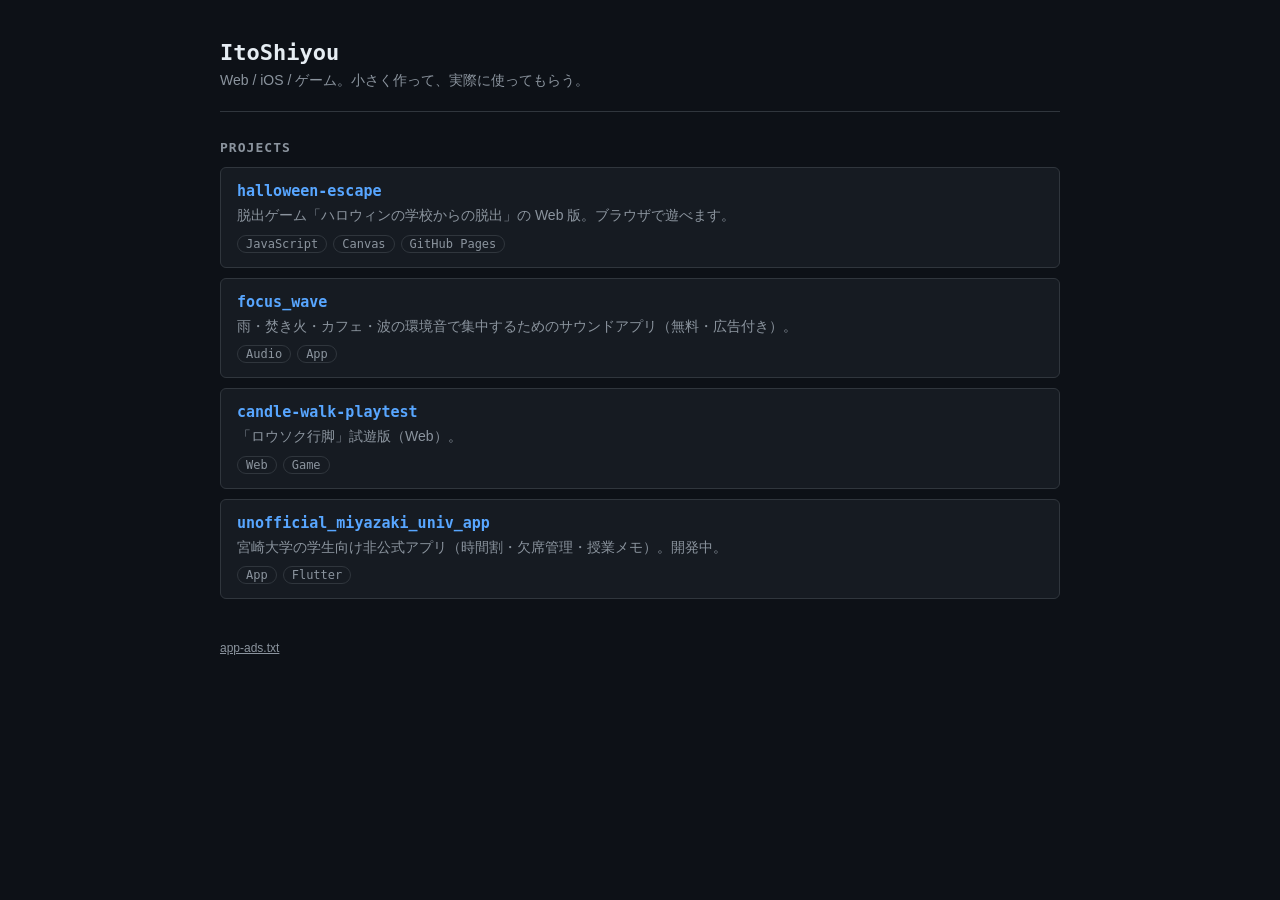
<file: index.html>
<!doctype html>
<html lang="ja">
<head>
<meta charset="utf-8">
<meta name="viewport" content="width=device-width, initial-scale=1">
<meta name="description" content="ItoShiyou のプロジェクト一覧。Web アプリ・ゲーム・ツール。">
<script async src="https://pagead2.googlesyndication.com/pagead/js/adsbygoogle.js?client=ca-pub-7288550090197475" crossorigin="anonymous"></script>
<title>ItoShiyou</title>
<style>
  :root { --bg:#0d1117; --panel:#161b22; --line:#30363d; --text:#e6edf3; --muted:#8b949e; --link:#58a6ff; }
  * { box-sizing:border-box; margin:0; padding:0; }
  body { background:var(--bg); color:var(--text); font:14px/1.6 -apple-system, "Hiragino Sans", "Noto Sans JP", sans-serif; }
  main { max-width:880px; margin:0 auto; padding:40px 20px 64px; }
  header { border-bottom:1px solid var(--line); padding-bottom:20px; margin-bottom:28px; }
  .handle { font:600 22px ui-monospace, SFMono-Regular, Menlo, monospace; }
  .sub { color:var(--muted); margin-top:4px; }
  h2 { font:600 13px ui-monospace, SFMono-Regular, Menlo, monospace; color:var(--muted); text-transform:uppercase; letter-spacing:.08em; margin:28px 0 12px; }
  ul { list-style:none; display:grid; gap:10px; }
  li a { display:block; background:var(--panel); border:1px solid var(--line); border-radius:6px; padding:14px 16px; color:var(--text); text-decoration:none; }
  li a:hover { border-color:var(--link); }
  .name { color:var(--link); font:600 15px ui-monospace, SFMono-Regular, Menlo, monospace; }
  .desc { color:var(--muted); margin-top:4px; }
  .tags { margin-top:8px; display:flex; gap:6px; flex-wrap:wrap; }
  .tag { font:12px ui-monospace, SFMono-Regular, Menlo, monospace; border:1px solid var(--line); border-radius:999px; padding:1px 8px; color:var(--muted); }
  footer { margin-top:40px; color:var(--muted); font-size:12px; }
  footer a { color:var(--muted); }
</style>
</head>
<body>
<main>
  <header>
    <div class="handle">ItoShiyou</div>
    <div class="sub">Web / iOS / ゲーム。小さく作って、実際に使ってもらう。</div>
  </header>

  <h2>Projects</h2>
  <ul>
    <li>
      <a href="https://itoshiyou.github.io/halloween-escape/">
        <div class="name">halloween-escape</div>
        <div class="desc">脱出ゲーム「ハロウィンの学校からの脱出」の Web 版。ブラウザで遊べます。</div>
        <div class="tags"><span class="tag">JavaScript</span><span class="tag">Canvas</span><span class="tag">GitHub Pages</span></div>
      </a>
    </li>
    <li>
      <a href="https://github.com/ItoShiyou/focus_wave">
        <div class="name">focus_wave</div>
        <div class="desc">雨・焚き火・カフェ・波の環境音で集中するためのサウンドアプリ（無料・広告付き）。</div>
        <div class="tags"><span class="tag">Audio</span><span class="tag">App</span></div>
      </a>
    </li>
    <li>
      <a href="https://github.com/ItoShiyou/candle-walk-playtest">
        <div class="name">candle-walk-playtest</div>
        <div class="desc">「ロウソク行脚」試遊版（Web）。</div>
        <div class="tags"><span class="tag">Web</span><span class="tag">Game</span></div>
      </a>
    </li>
    <li>
      <a href="https://github.com/ItoShiyou/unofficial_miyazaki_univ_app">
        <div class="name">unofficial_miyazaki_univ_app</div>
        <div class="desc">宮崎大学の学生向け非公式アプリ（時間割・欠席管理・授業メモ）。開発中。</div>
        <div class="tags"><span class="tag">App</span><span class="tag">Flutter</span></div>
      </a>
    </li>
  </ul>

  <footer>
    <a href="app-ads.txt">app-ads.txt</a>
  </footer>
</main>
</body>
</html>
</file>
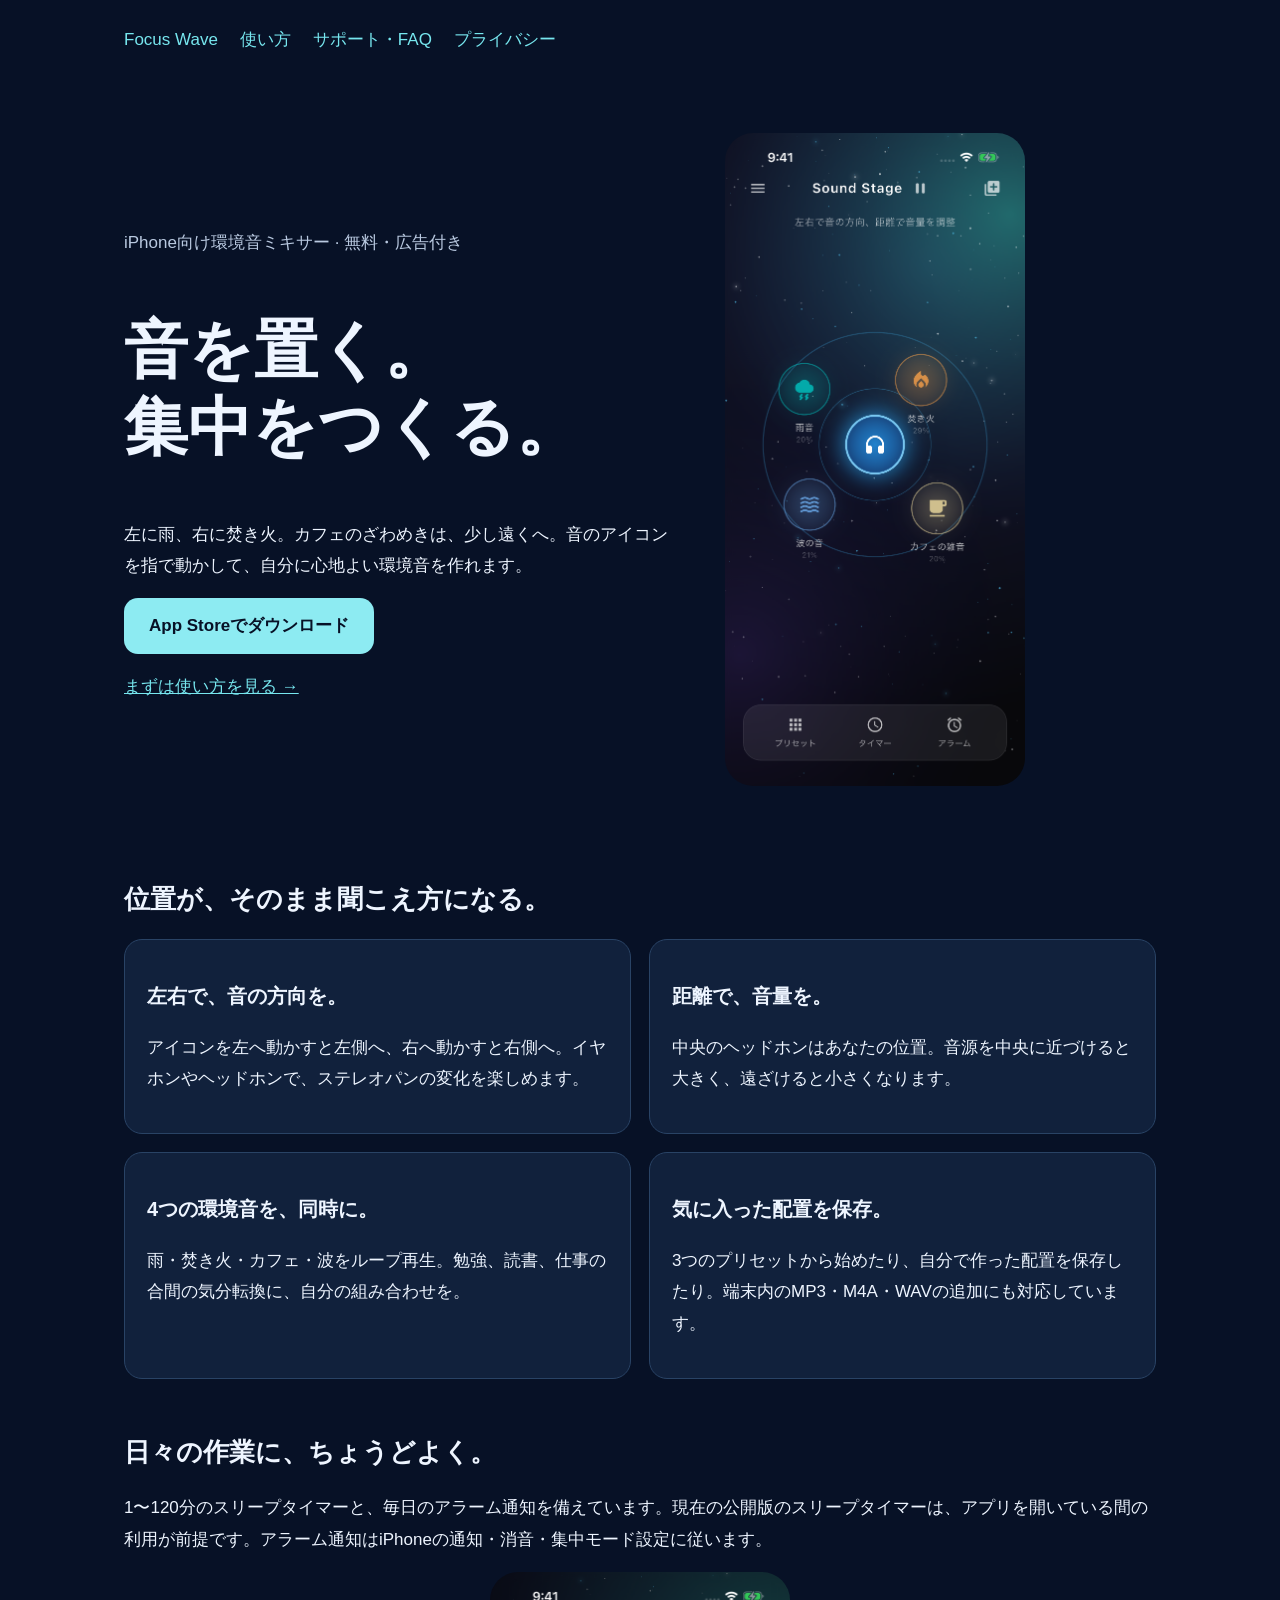
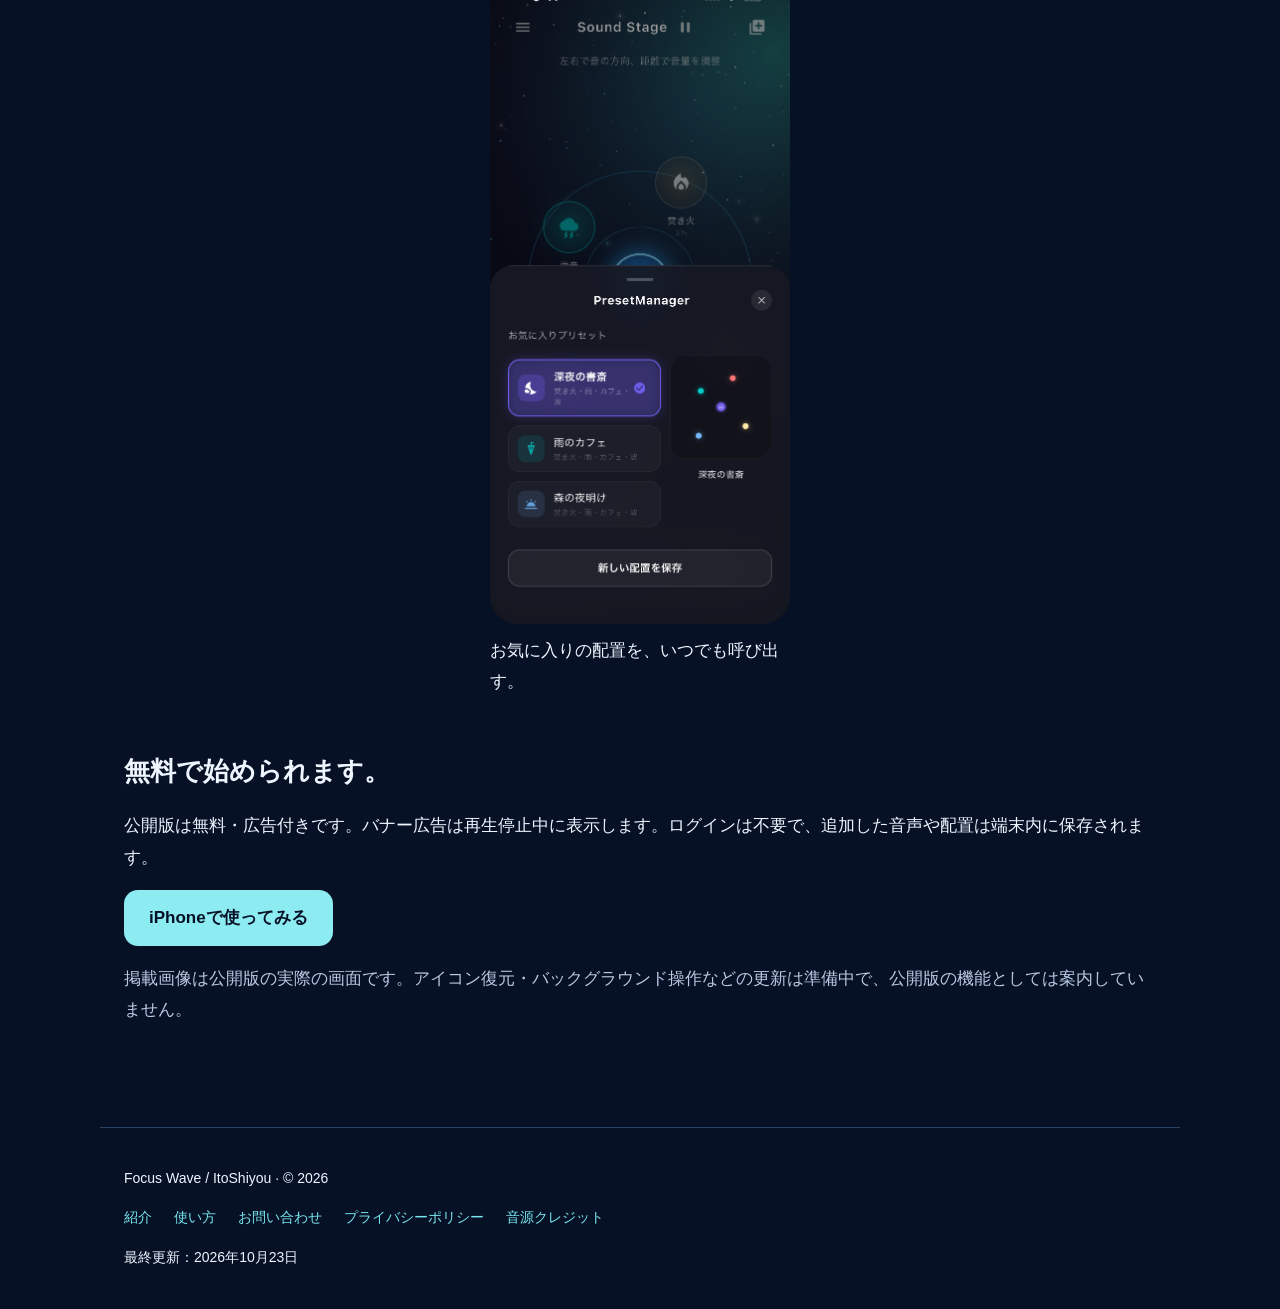
<file: focus_wave/index.html>
<!doctype html><html lang="ja"><head><meta charset="utf-8"><meta name="viewport" content="width=device-width,initial-scale=1"><title>音を指で置く、あなたの集中空間 | Focus Wave</title><meta name="description" content="環境音を指で配置して左右の方向と音量を直感的に調整。雨・焚き火・カフェ・波を混ぜるiPhoneアプリ。無料・広告付き。"><meta property="og:title" content="音を指で置く、あなたの集中空間 | Focus Wave"><meta property="og:description" content="環境音を指で配置して左右の方向と音量を直感的に調整。雨・焚き火・カフェ・波を混ぜるiPhoneアプリ。無料・広告付き。"><meta property="og:type" content="website"><meta property="og:image" content="https://itoshiyou.github.io/focus_wave/site-assets/icon.png"><link rel="icon" href="site-assets/icon.png"><link rel="stylesheet" href="site-assets/site.css"></head><body><header><nav aria-label="サイト内ナビゲーション"><a href="index.html">Focus Wave</a><a href="guide.html">使い方</a><a href="support.html">サポート・FAQ</a><a href="privacy.html">プライバシー</a></nav></header><main><section class="hero"><div><p class="muted">iPhone向け環境音ミキサー · 無料・広告付き</p><h1>音を置く。<br>集中をつくる。</h1><p>左に雨、右に焚き火。カフェのざわめきは、少し遠くへ。音のアイコンを指で動かして、自分に心地よい環境音を作れます。</p><p><a class="badge" href="https://apps.apple.com/jp/app/focus-wave/id6824796019">App Storeでダウンロード</a></p><p><a href="guide.html">まずは使い方を見る →</a></p></div><div><img src="site-assets/stage.png" alt="中央のヘッドホンを囲む同心円と、雨・焚き火・カフェ・波の音源を配置した実際のアプリ画面" width="1206" height="2622"></div></section><h2>位置が、そのまま聞こえ方になる。</h2><div class="grid"><section class="card"><h3>左右で、音の方向を。</h3><p>アイコンを左へ動かすと左側へ、右へ動かすと右側へ。イヤホンやヘッドホンで、ステレオパンの変化を楽しめます。</p></section><section class="card"><h3>距離で、音量を。</h3><p>中央のヘッドホンはあなたの位置。音源を中央に近づけると大きく、遠ざけると小さくなります。</p></section><section class="card"><h3>4つの環境音を、同時に。</h3><p>雨・焚き火・カフェ・波をループ再生。勉強、読書、仕事の合間の気分転換に、自分の組み合わせを。</p></section><section class="card"><h3>気に入った配置を保存。</h3><p>3つのプリセットから始めたり、自分で作った配置を保存したり。端末内のMP3・M4A・WAVの追加にも対応しています。</p></section></div><h2>日々の作業に、ちょうどよく。</h2><p>1〜120分のスリープタイマーと、毎日のアラーム通知を備えています。現在の公開版のスリープタイマーは、アプリを開いている間の利用が前提です。アラーム通知はiPhoneの通知・消音・集中モード設定に従います。</p><div class="shots"><figure><img loading="lazy" src="site-assets/presets.png" width="1206" height="2622" alt="配置を選んで保存できるプリセット画面"><figcaption>お気に入りの配置を、いつでも呼び出す。</figcaption></figure></div><h2>無料で始められます。</h2><p>公開版は無料・広告付きです。バナー広告は再生停止中に表示します。ログインは不要で、追加した音声や配置は端末内に保存されます。</p><p><a class="badge" href="https://apps.apple.com/jp/app/focus-wave/id6824796019">iPhoneで使ってみる</a></p><p class="muted">掲載画像は公開版の実際の画面です。アイコン復元・バックグラウンド操作などの更新は準備中で、公開版の機能としては案内していません。</p></main><footer><p>Focus Wave / ItoShiyou · © 2026</p><nav><a href="index.html">紹介</a><a href="guide.html">使い方</a><a href="support.html">お問い合わせ</a><a href="privacy.html">プライバシーポリシー</a><a href="credits.html">音源クレジット</a></nav><p>最終更新：2026年10月23日</p></footer></body></html>
</file>
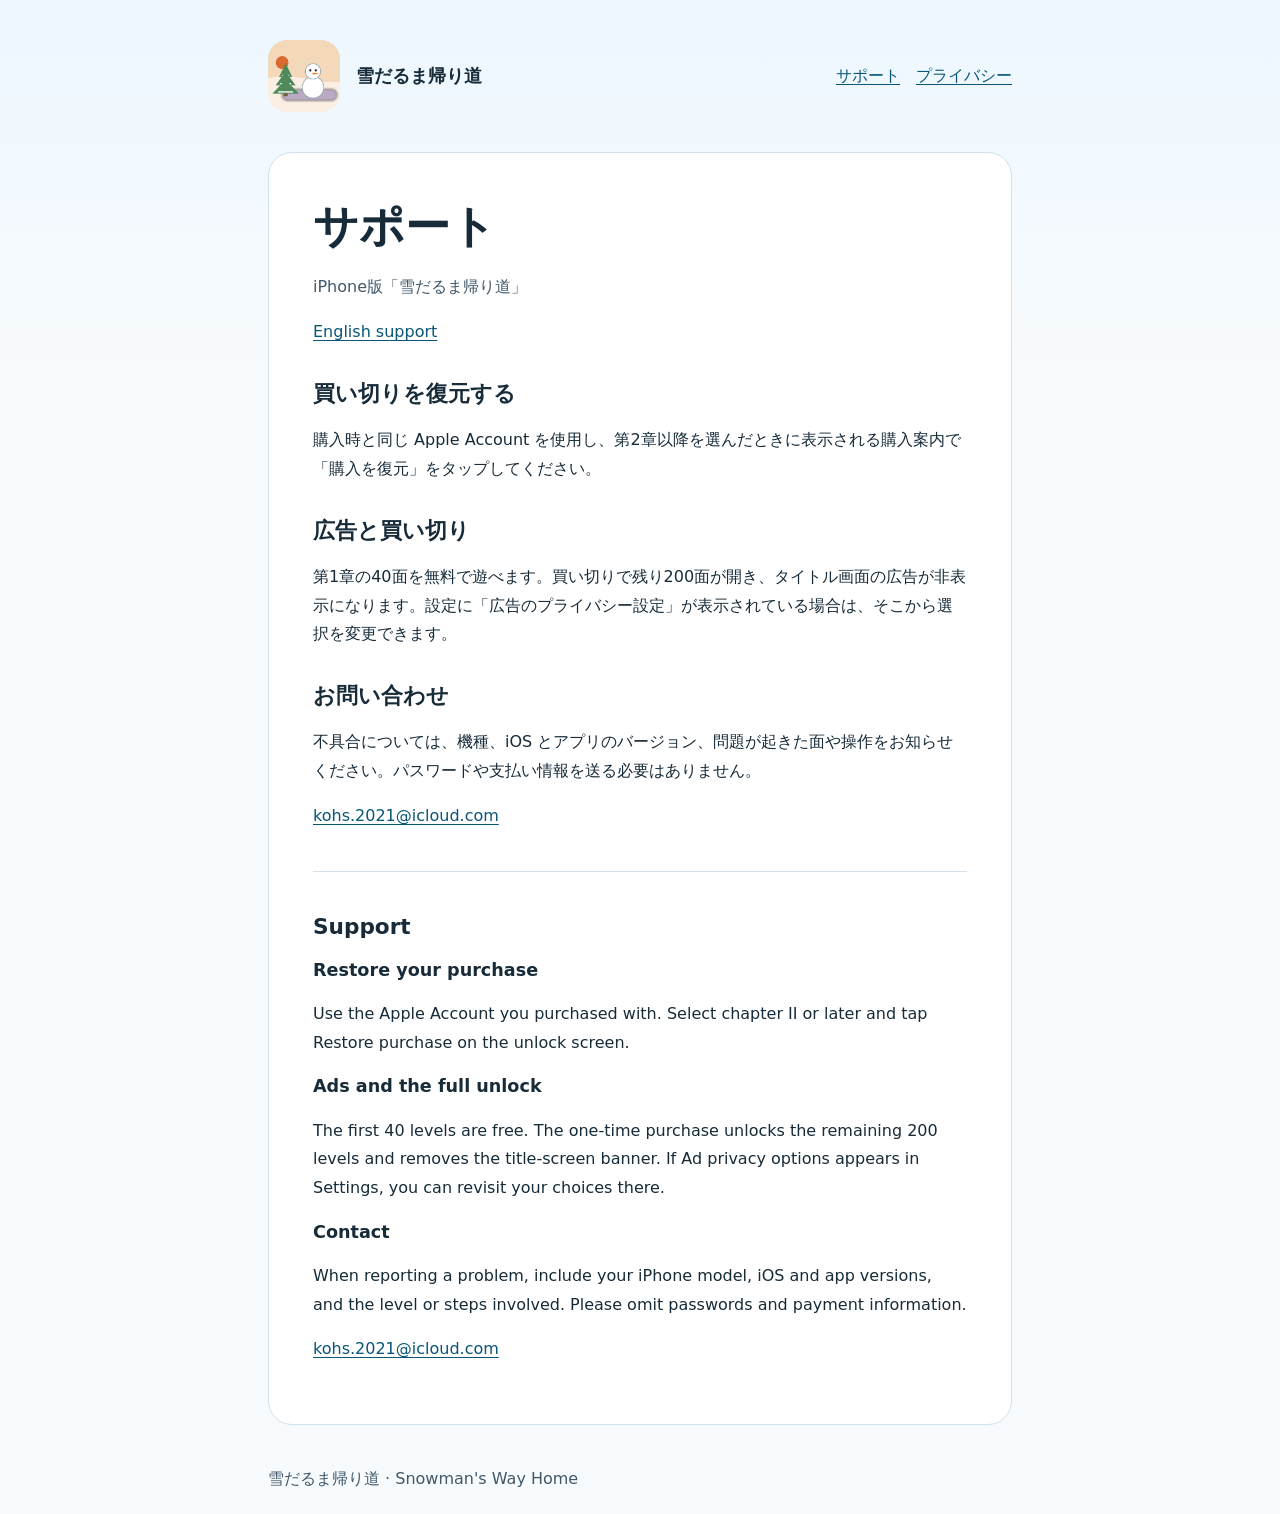
<file: snowman-way-home/index.html>
<!doctype html>
<html lang="ja">
<head>
<meta charset="utf-8">
<meta name="viewport" content="width=device-width, initial-scale=1">
<title>サポート | 雪だるま帰り道</title>
<link rel="stylesheet" href="style.css">
<link rel="icon" href="icon.png">
</head>
<body>
<header><img src="icon.png" alt="" width="72" height="72"><strong>雪だるま帰り道</strong>
<nav aria-label="サイト案内"><a href="./">サポート</a><a href="privacy.html">プライバシー</a></nav></header>
<main><article><h1>サポート</h1>
<p class="quiet">iPhone版「雪だるま帰り道」</p>
<p><a href="#english" lang="en">English support</a></p>
<h2>買い切りを復元する</h2>
<p>購入時と同じ Apple Account を使用し、第2章以降を選んだときに表示される購入案内で「購入を復元」をタップしてください。</p>
<h2>広告と買い切り</h2>
<p>第1章の40面を無料で遊べます。買い切りで残り200面が開き、タイトル画面の広告が非表示になります。設定に「広告のプライバシー設定」が表示されている場合は、そこから選択を変更できます。</p>
<h2>お問い合わせ</h2>
<p>不具合については、機種、iOS とアプリのバージョン、問題が起きた面や操作をお知らせください。パスワードや支払い情報を送る必要はありません。</p>
<p><a href="mailto:kohs.2021@icloud.com">kohs.2021@icloud.com</a></p>
<hr>
<section lang="en" id="english">
<h2>Support</h2>
<h3>Restore your purchase</h3>
<p>Use the Apple Account you purchased with. Select chapter II or later and tap Restore purchase on the unlock screen.</p>
<h3>Ads and the full unlock</h3>
<p>The first 40 levels are free. The one-time purchase unlocks the remaining 200 levels and removes the title-screen banner. If Ad privacy options appears in Settings, you can revisit your choices there.</p>
<h3>Contact</h3>
<p>When reporting a problem, include your iPhone model, iOS and app versions, and the level or steps involved. Please omit passwords and payment information.</p>
<p><a href="mailto:kohs.2021@icloud.com">kohs.2021@icloud.com</a></p>
</section></article></main>
<footer>雪だるま帰り道 · Snowman's Way Home</footer>
</body></html>
</file>
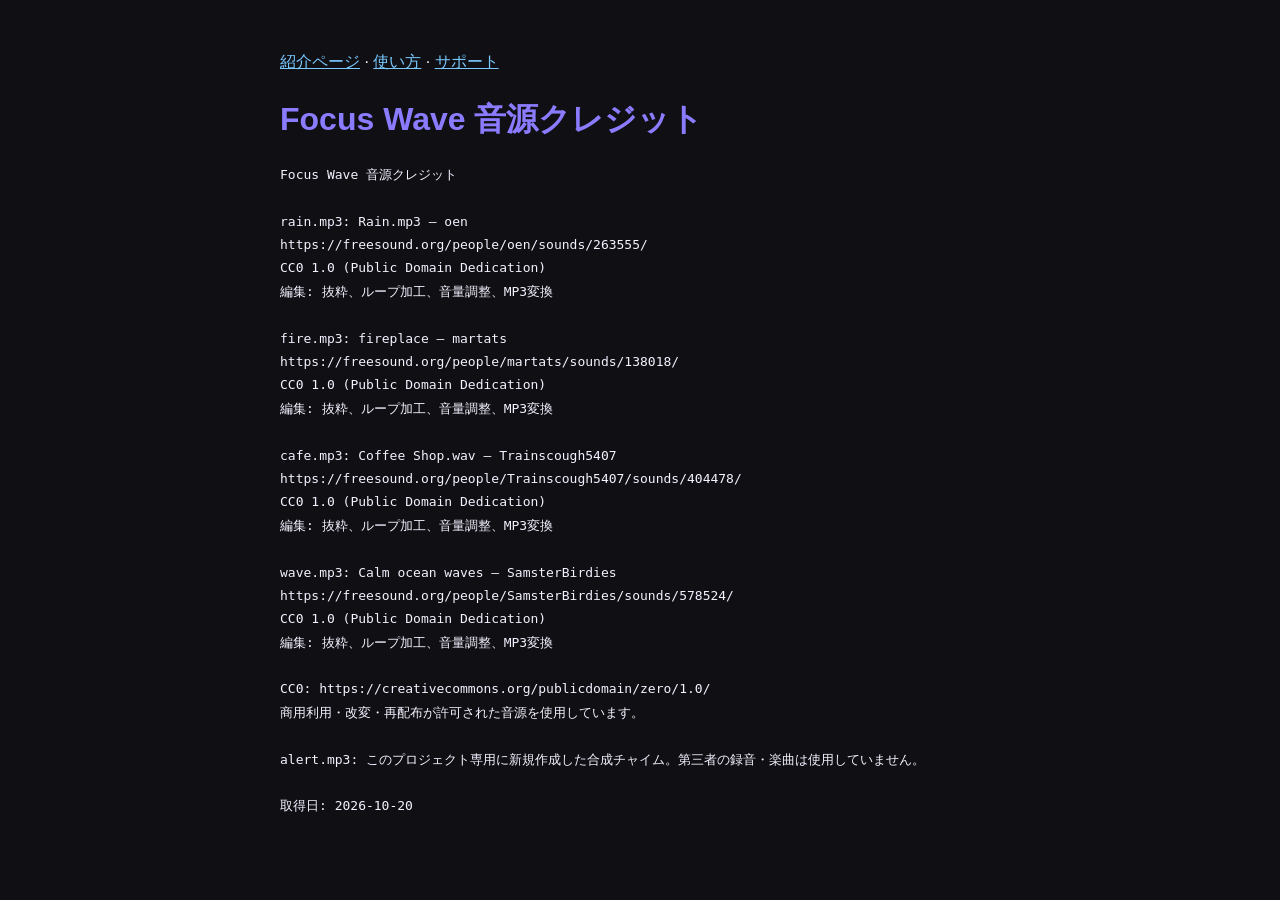
<file: focus_wave/credits.html>
<!doctype html>
<html lang="ja">
<head>
  <meta charset="utf-8">
  <meta name="viewport" content="width=device-width, initial-scale=1">
  <meta name="robots" content="index,follow">
  <title>音源クレジット | Focus Wave</title>
  <style>
    :root { color-scheme: dark; font-family: -apple-system, BlinkMacSystemFont, "Segoe UI", sans-serif; background: #0f0f14; color: #f4f2ff; }
    body { max-width: 720px; margin: 0 auto; padding: 48px 24px; line-height: 1.8; }
    h1, h2 { line-height: 1.35; }
    h1 { color: #8b7cff; }
    a { color: #79c9ff; }
    .date { color: #aaa6bd; }
  </style>
</head>
<body>
  <nav><a href="index.html">紹介ページ</a> · <a href="guide.html">使い方</a> · <a href="support.html">サポート</a></nav><main><h1>Focus Wave 音源クレジット</h1><pre style="white-space:pre-wrap;overflow-wrap:anywhere">Focus Wave 音源クレジット

rain.mp3: Rain.mp3 — oen
https://freesound.org/people/oen/sounds/263555/
CC0 1.0 (Public Domain Dedication)
編集: 抜粋、ループ加工、音量調整、MP3変換

fire.mp3: fireplace — martats
https://freesound.org/people/martats/sounds/138018/
CC0 1.0 (Public Domain Dedication)
編集: 抜粋、ループ加工、音量調整、MP3変換

cafe.mp3: Coffee Shop.wav — Trainscough5407
https://freesound.org/people/Trainscough5407/sounds/404478/
CC0 1.0 (Public Domain Dedication)
編集: 抜粋、ループ加工、音量調整、MP3変換

wave.mp3: Calm ocean waves — SamsterBirdies
https://freesound.org/people/SamsterBirdies/sounds/578524/
CC0 1.0 (Public Domain Dedication)
編集: 抜粋、ループ加工、音量調整、MP3変換

CC0: https://creativecommons.org/publicdomain/zero/1.0/
商用利用・改変・再配布が許可された音源を使用しています。

alert.mp3: このプロジェクト専用に新規作成した合成チャイム。第三者の録音・楽曲は使用していません。

取得日: 2026-10-20
</pre></main>
</body>
</html>
</file>
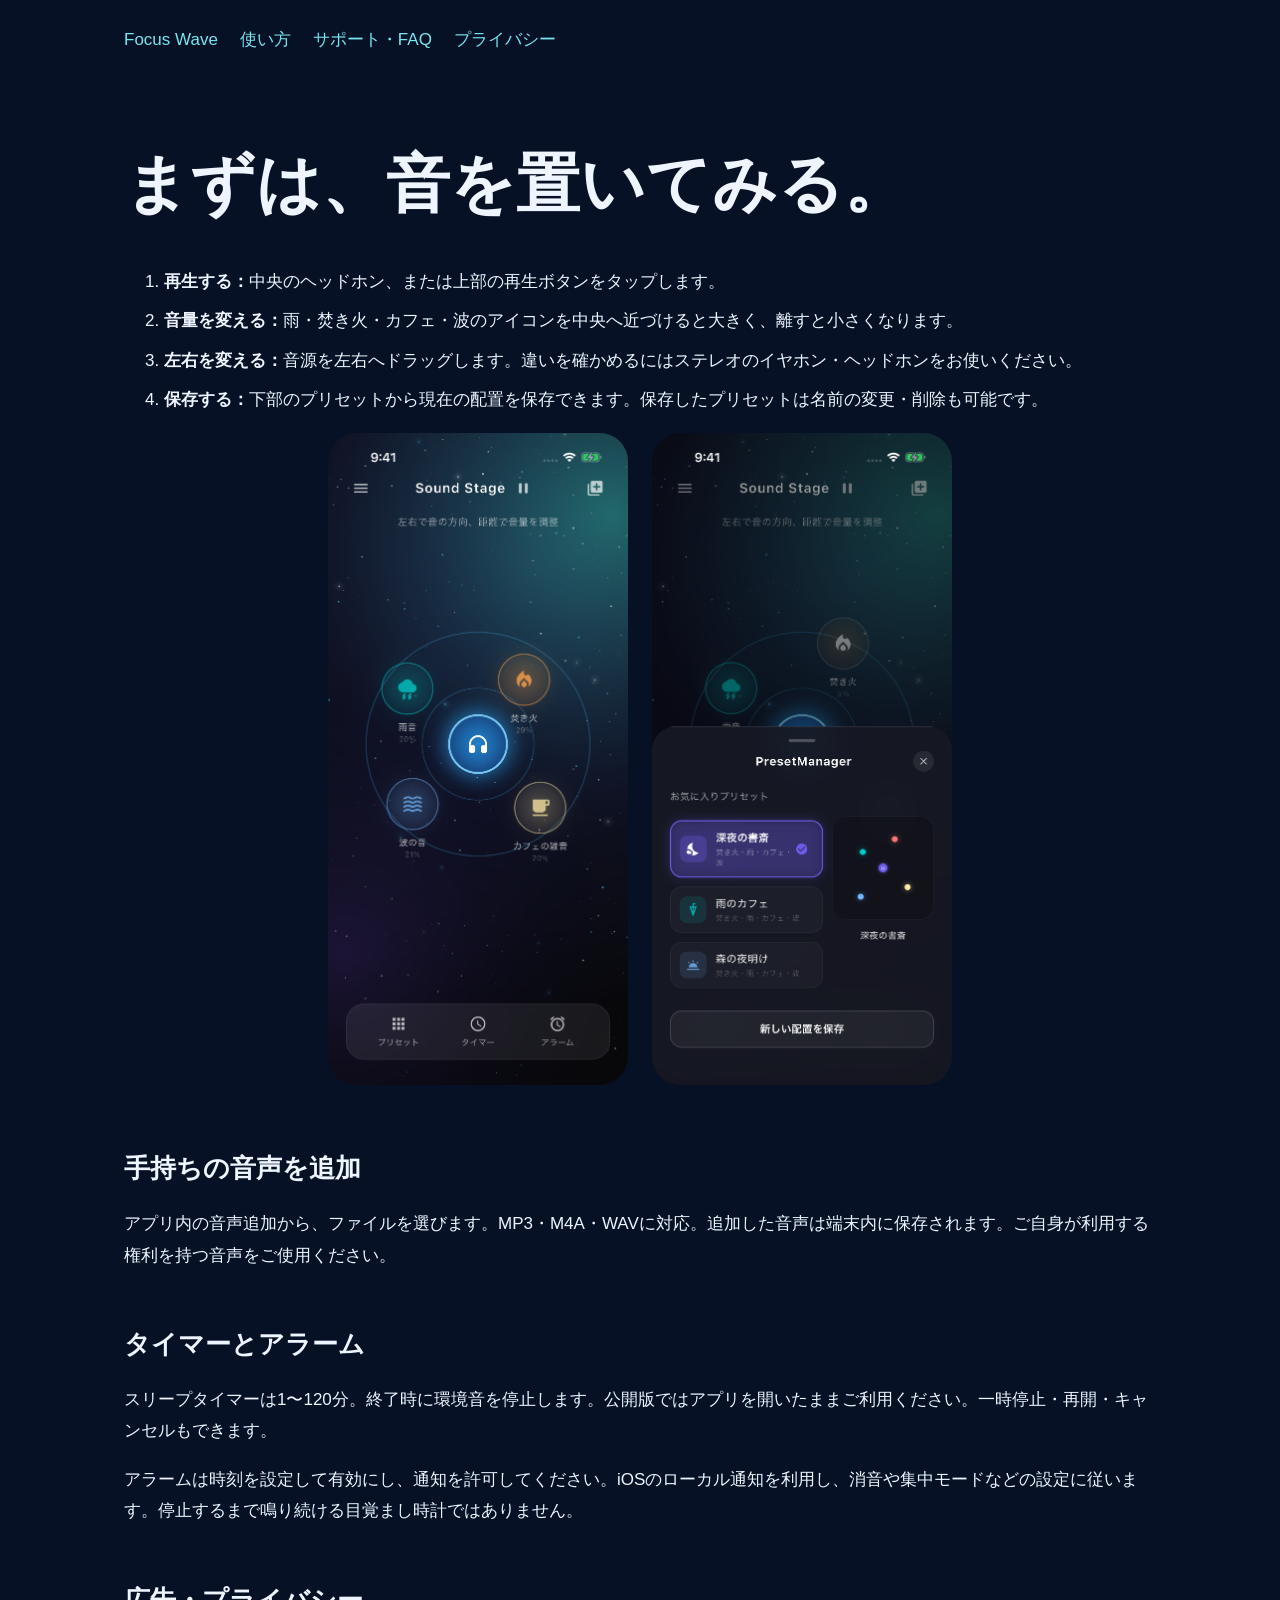
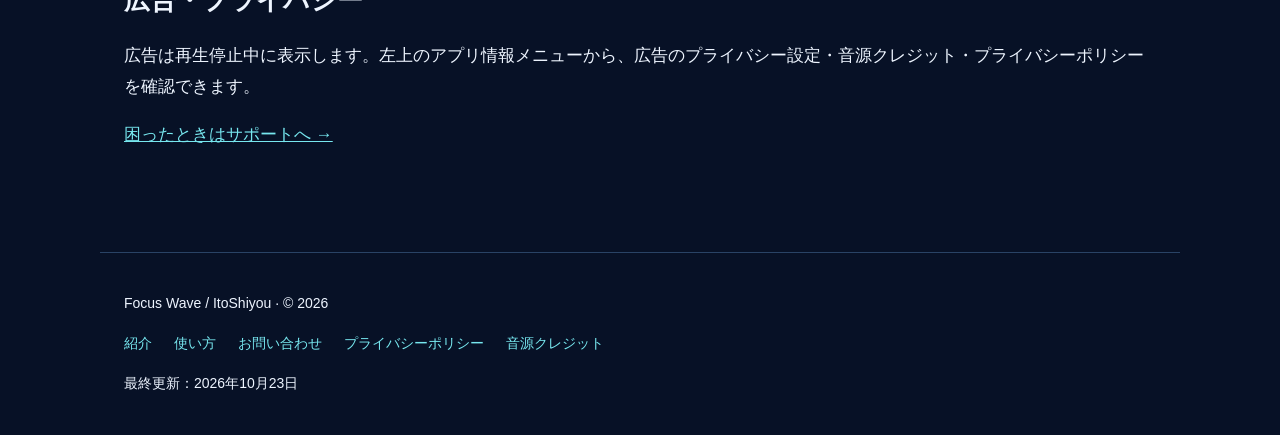
<file: focus_wave/guide.html>
<!doctype html><html lang="ja"><head><meta charset="utf-8"><meta name="viewport" content="width=device-width,initial-scale=1"><title>使い方 | Focus Wave</title><meta name="description" content="Focus Waveの再生、左右パン、距離による音量調整、プリセット保存、音声追加、タイマーと通知の使い方。"><meta property="og:title" content="使い方 | Focus Wave"><meta property="og:description" content="Focus Waveの再生、左右パン、距離による音量調整、プリセット保存、音声追加、タイマーと通知の使い方。"><meta property="og:type" content="website"><meta property="og:image" content="https://itoshiyou.github.io/focus_wave/site-assets/icon.png"><link rel="icon" href="site-assets/icon.png"><link rel="stylesheet" href="site-assets/site.css"></head><body><header><nav aria-label="サイト内ナビゲーション"><a href="index.html">Focus Wave</a><a href="guide.html">使い方</a><a href="support.html">サポート・FAQ</a><a href="privacy.html">プライバシー</a></nav></header><main><h1>まずは、音を置いてみる。</h1><ol><li><strong>再生する：</strong>中央のヘッドホン、または上部の再生ボタンをタップします。</li><li><strong>音量を変える：</strong>雨・焚き火・カフェ・波のアイコンを中央へ近づけると大きく、離すと小さくなります。</li><li><strong>左右を変える：</strong>音源を左右へドラッグします。違いを確かめるにはステレオのイヤホン・ヘッドホンをお使いください。</li><li><strong>保存する：</strong>下部のプリセットから現在の配置を保存できます。保存したプリセットは名前の変更・削除も可能です。</li></ol><div class="shots"><figure><img src="site-assets/stage.png" alt="音源をドラッグして配置するSound Stage" width="1206" height="2622"></figure><figure><img src="site-assets/presets.png" alt="プリセット選択画面" width="1206" height="2622"></figure></div><h2>手持ちの音声を追加</h2><p>アプリ内の音声追加から、ファイルを選びます。MP3・M4A・WAVに対応。追加した音声は端末内に保存されます。ご自身が利用する権利を持つ音声をご使用ください。</p><h2>タイマーとアラーム</h2><p>スリープタイマーは1〜120分。終了時に環境音を停止します。公開版ではアプリを開いたままご利用ください。一時停止・再開・キャンセルもできます。</p><p>アラームは時刻を設定して有効にし、通知を許可してください。iOSのローカル通知を利用し、消音や集中モードなどの設定に従います。停止するまで鳴り続ける目覚まし時計ではありません。</p><h2>広告・プライバシー</h2><p>広告は再生停止中に表示します。左上のアプリ情報メニューから、広告のプライバシー設定・音源クレジット・プライバシーポリシーを確認できます。</p><p><a href="support.html">困ったときはサポートへ →</a></p></main><footer><p>Focus Wave / ItoShiyou · © 2026</p><nav><a href="index.html">紹介</a><a href="guide.html">使い方</a><a href="support.html">お問い合わせ</a><a href="privacy.html">プライバシーポリシー</a><a href="credits.html">音源クレジット</a></nav><p>最終更新：2026年10月23日</p></footer></body></html>
</file>
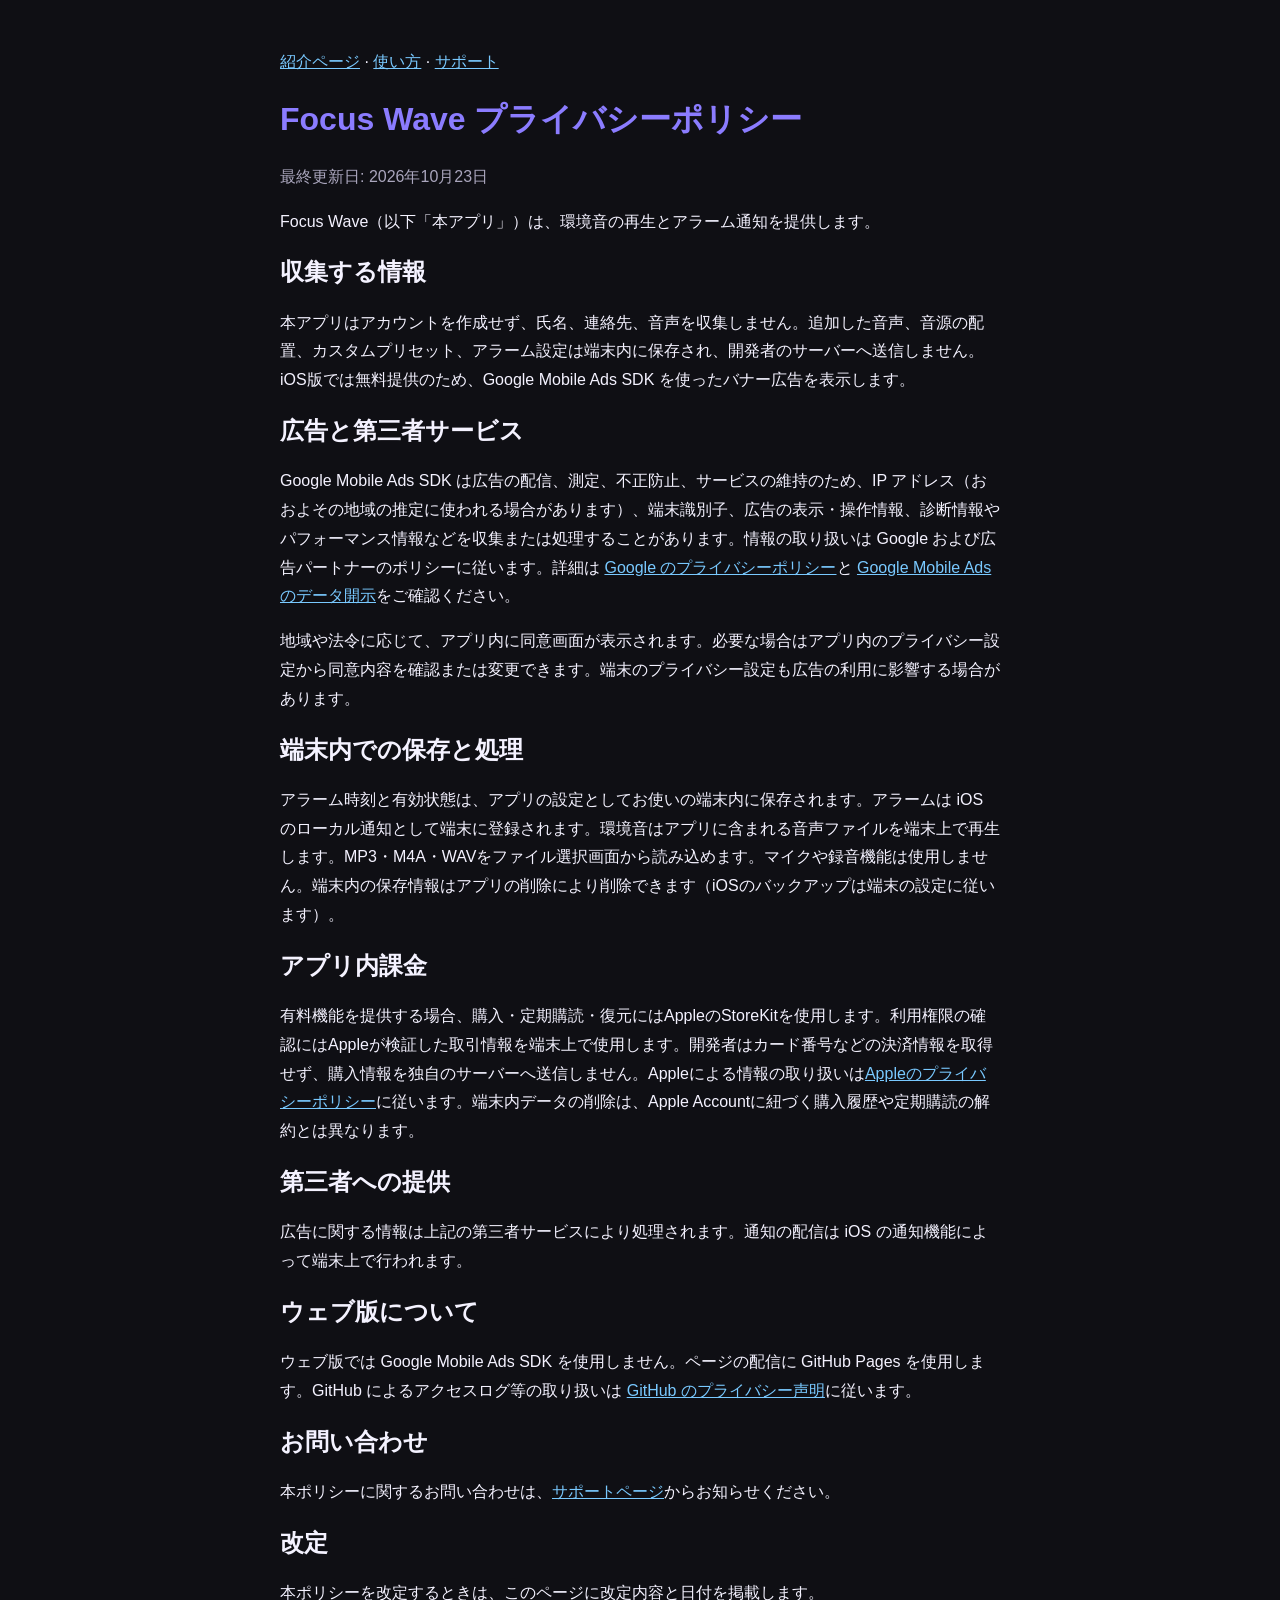
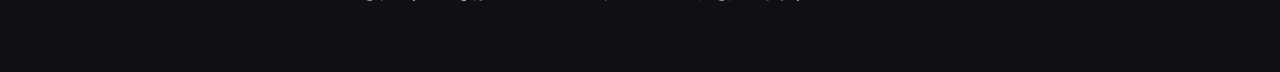
<file: focus_wave/privacy.html>
<!doctype html>
<html lang="ja">
<head>
  <meta charset="utf-8">
  <meta name="viewport" content="width=device-width, initial-scale=1">
  <meta name="robots" content="index,follow">
  <title>プライバシーポリシー | Focus Wave</title>
  <style>
    :root { color-scheme: dark; font-family: -apple-system, BlinkMacSystemFont, "Segoe UI", sans-serif; background: #0f0f14; color: #f4f2ff; }
    body { max-width: 720px; margin: 0 auto; padding: 48px 24px; line-height: 1.8; }
    h1, h2 { line-height: 1.35; }
    h1 { color: #8b7cff; }
    a { color: #79c9ff; }
    .date { color: #aaa6bd; }
  </style>
</head>
<body>
  <nav><a href="index.html">紹介ページ</a> · <a href="guide.html">使い方</a> · <a href="support.html">サポート</a></nav><main>
    <h1>Focus Wave プライバシーポリシー</h1>
    <p class="date">最終更新日: 2026年10月23日</p>
    <p>Focus Wave（以下「本アプリ」）は、環境音の再生とアラーム通知を提供します。</p>

    <h2>収集する情報</h2>
    <p>本アプリはアカウントを作成せず、氏名、連絡先、音声を収集しません。追加した音声、音源の配置、カスタムプリセット、アラーム設定は端末内に保存され、開発者のサーバーへ送信しません。iOS版では無料提供のため、Google Mobile Ads SDK を使ったバナー広告を表示します。</p>

    <h2>広告と第三者サービス</h2>
    <p>Google Mobile Ads SDK は広告の配信、測定、不正防止、サービスの維持のため、IP アドレス（おおよその地域の推定に使われる場合があります）、端末識別子、広告の表示・操作情報、診断情報やパフォーマンス情報などを収集または処理することがあります。情報の取り扱いは Google および広告パートナーのポリシーに従います。詳細は <a href="https://policies.google.com/privacy">Google のプライバシーポリシー</a>と <a href="https://developers.google.com/admob/ios/privacy/data-disclosure">Google Mobile Ads のデータ開示</a>をご確認ください。</p>
    <p>地域や法令に応じて、アプリ内に同意画面が表示されます。必要な場合はアプリ内のプライバシー設定から同意内容を確認または変更できます。端末のプライバシー設定も広告の利用に影響する場合があります。</p>

    <h2>端末内での保存と処理</h2>
    <p>アラーム時刻と有効状態は、アプリの設定としてお使いの端末内に保存されます。アラームは iOS のローカル通知として端末に登録されます。環境音はアプリに含まれる音声ファイルを端末上で再生します。MP3・M4A・WAVをファイル選択画面から読み込めます。マイクや録音機能は使用しません。端末内の保存情報はアプリの削除により削除できます（iOSのバックアップは端末の設定に従います）。</p>

    <h2>アプリ内課金</h2>
    <p>有料機能を提供する場合、購入・定期購読・復元にはAppleのStoreKitを使用します。利用権限の確認にはAppleが検証した取引情報を端末上で使用します。開発者はカード番号などの決済情報を取得せず、購入情報を独自のサーバーへ送信しません。Appleによる情報の取り扱いは<a href="https://www.apple.com/legal/privacy/">Appleのプライバシーポリシー</a>に従います。端末内データの削除は、Apple Accountに紐づく購入履歴や定期購読の解約とは異なります。</p>
    <h2>第三者への提供</h2>
    <p>広告に関する情報は上記の第三者サービスにより処理されます。通知の配信は iOS の通知機能によって端末上で行われます。</p>

    <h2>ウェブ版について</h2>
    <p>ウェブ版では Google Mobile Ads SDK を使用しません。ページの配信に GitHub Pages を使用します。GitHub によるアクセスログ等の取り扱いは <a href="https://docs.github.com/en/site-policy/privacy-policies/github-privacy-statement">GitHub のプライバシー声明</a>に従います。</p>

    <h2>お問い合わせ</h2>
    <p>本ポリシーに関するお問い合わせは、<a href="support.html">サポートページ</a>からお知らせください。</p>

    <h2>改定</h2>
    <p>本ポリシーを改定するときは、このページに改定内容と日付を掲載します。</p>
  </main>
</body>
</html>
</file>
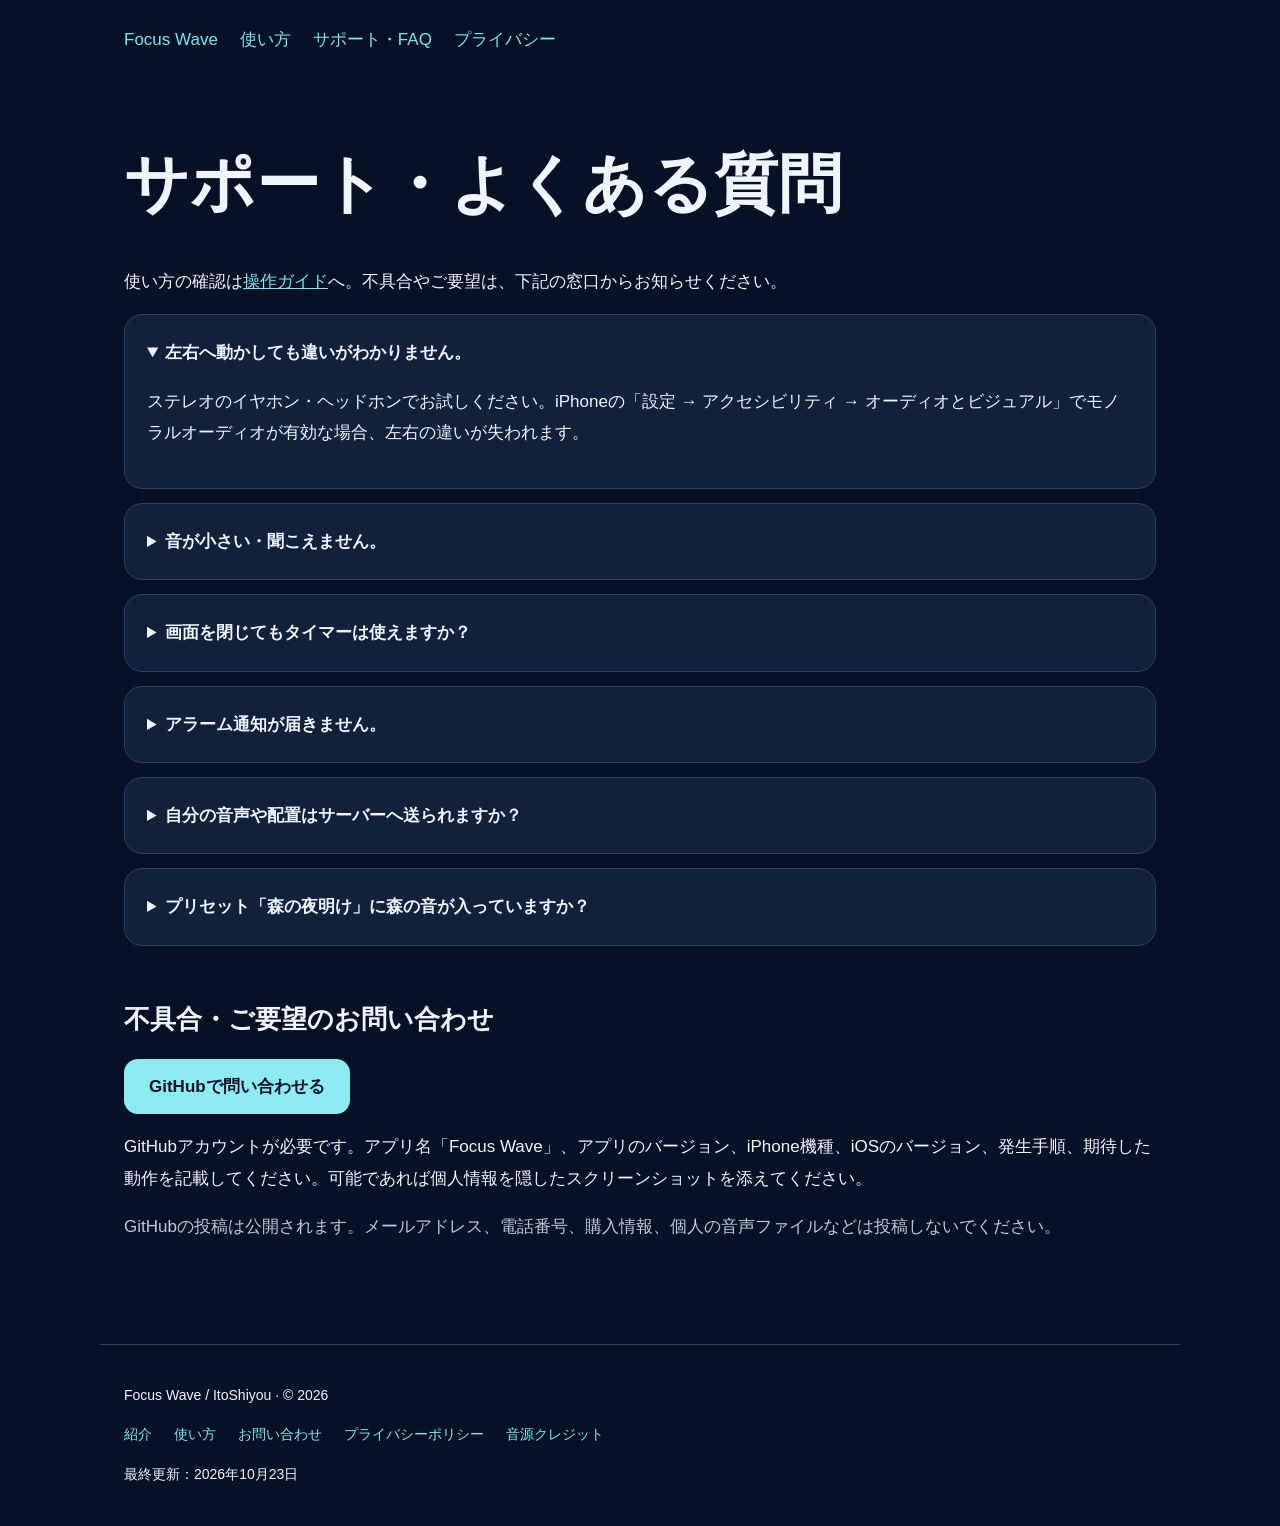
<file: focus_wave/support.html>
<!doctype html><html lang="ja"><head><meta charset="utf-8"><meta name="viewport" content="width=device-width,initial-scale=1"><title>サポート・よくある質問 | Focus Wave</title><meta name="description" content="Focus Waveの使い方、音が聞こえない・パン・タイマー・アラームのFAQと不具合の問い合わせ窓口。"><meta property="og:title" content="サポート・よくある質問 | Focus Wave"><meta property="og:description" content="Focus Waveの使い方、音が聞こえない・パン・タイマー・アラームのFAQと不具合の問い合わせ窓口。"><meta property="og:type" content="website"><meta property="og:image" content="https://itoshiyou.github.io/focus_wave/site-assets/icon.png"><link rel="icon" href="site-assets/icon.png"><link rel="stylesheet" href="site-assets/site.css"></head><body><header><nav aria-label="サイト内ナビゲーション"><a href="index.html">Focus Wave</a><a href="guide.html">使い方</a><a href="support.html">サポート・FAQ</a><a href="privacy.html">プライバシー</a></nav></header><main><h1>サポート・よくある質問</h1><p>使い方の確認は<a href="guide.html">操作ガイド</a>へ。不具合やご要望は、下記の窓口からお知らせください。</p><details open><summary>左右へ動かしても違いがわかりません。</summary><p>ステレオのイヤホン・ヘッドホンでお試しください。iPhoneの「設定 → アクセシビリティ → オーディオとビジュアル」でモノラルオーディオが有効な場合、左右の違いが失われます。</p></details><details><summary>音が小さい・聞こえません。</summary><p>上部の再生ボタンとiPhoneの音量、接続中の出力機器を確認してください。音源が中央から遠いと音量が小さくなります。まず中央へ近づけてお試しください。</p></details><details><summary>画面を閉じてもタイマーは使えますか？</summary><p>現在の公開版では、スリープタイマーはアプリを開いている間の利用が前提です。ロック中のタイマー・操作を含む改善版は準備中です。</p></details><details><summary>アラーム通知が届きません。</summary><p>iPhoneの通知設定でFocus Waveを許可し、アプリ内のアラームを有効にしてください。通知音は消音・集中モード・通知設定に従います。</p></details><details><summary>自分の音声や配置はサーバーへ送られますか？</summary><p>追加音声と配置は端末内に保存し、開発者のサーバーへ送信しません。広告サービスによる情報処理は<a href="privacy.html">プライバシーポリシー</a>をご覧ください。</p></details><details><summary>プリセット「森の夜明け」に森の音が入っていますか？</summary><p>名前は配置のイメージです。内蔵音源は雨・焚き火・カフェ・波の4種類で、専用の森の音源はありません。</p></details><h2>不具合・ご要望のお問い合わせ</h2><p><a class="badge" href="https://github.com/ItoShiyou/focus-wave-support/issues/new">GitHubで問い合わせる</a></p><p>GitHubアカウントが必要です。アプリ名「Focus Wave」、アプリのバージョン、iPhone機種、iOSのバージョン、発生手順、期待した動作を記載してください。可能であれば個人情報を隠したスクリーンショットを添えてください。</p><p class="muted">GitHubの投稿は公開されます。メールアドレス、電話番号、購入情報、個人の音声ファイルなどは投稿しないでください。</p></main><footer><p>Focus Wave / ItoShiyou · © 2026</p><nav><a href="index.html">紹介</a><a href="guide.html">使い方</a><a href="support.html">お問い合わせ</a><a href="privacy.html">プライバシーポリシー</a><a href="credits.html">音源クレジット</a></nav><p>最終更新：2026年10月23日</p></footer></body></html>
</file>
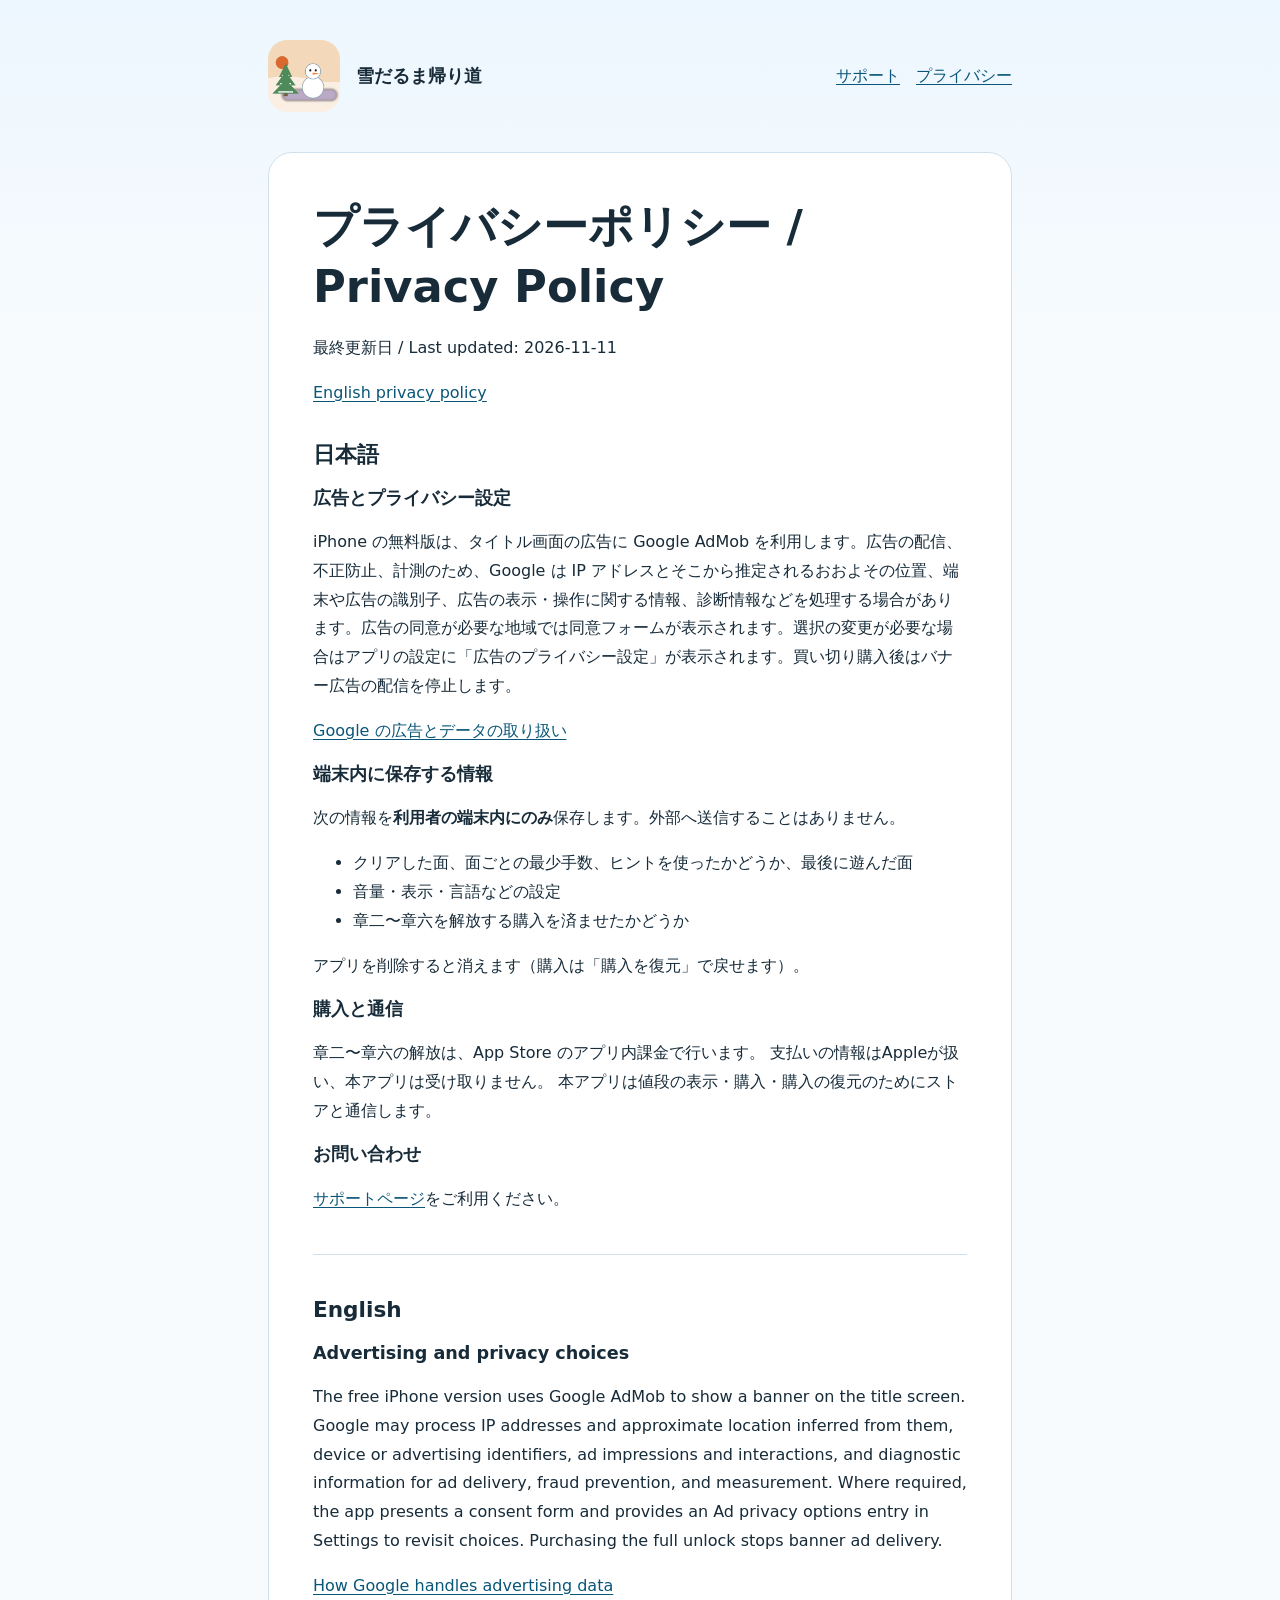
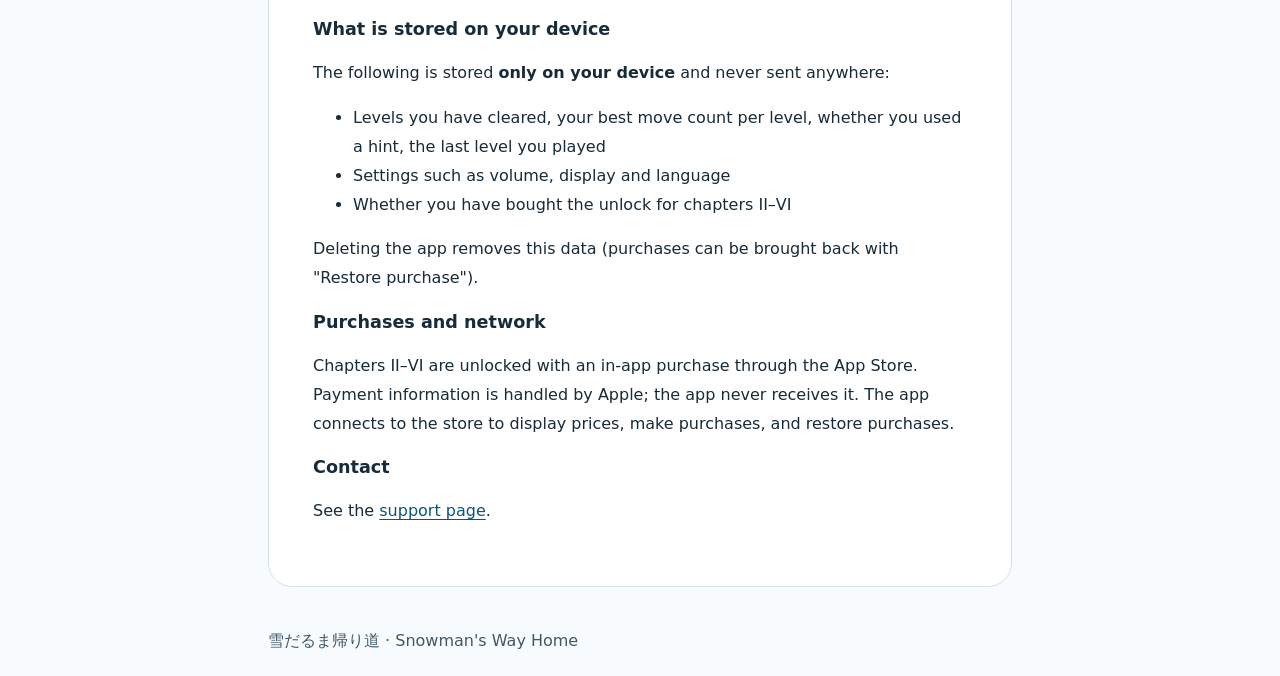
<file: snowman-way-home/privacy.html>
<!doctype html>
<html lang="ja">
<head>
<meta charset="utf-8">
<meta name="viewport" content="width=device-width, initial-scale=1">
<title>プライバシーポリシー | 雪だるま帰り道</title>
<link rel="stylesheet" href="style.css">
<link rel="icon" href="icon.png">
</head>
<body>
<header><img src="icon.png" alt="" width="72" height="72"><strong>雪だるま帰り道</strong>
<nav aria-label="サイト案内"><a href="./">サポート</a><a href="privacy.html">プライバシー</a></nav></header>
<main><article><h1>プライバシーポリシー / Privacy Policy</h1>
<p>最終更新日 / Last updated: 2026-11-11</p>
<p><a href="#english" lang="en">English privacy policy</a></p>
<h2>日本語</h2>
<h3>広告とプライバシー設定</h3>
<p>iPhone の無料版は、タイトル画面の広告に Google AdMob を利用します。広告の配信、不正防止、計測のため、Google は IP アドレスとそこから推定されるおおよその位置、端末や広告の識別子、広告の表示・操作に関する情報、診断情報などを処理する場合があります。広告の同意が必要な地域では同意フォームが表示されます。選択の変更が必要な場合はアプリの設定に「広告のプライバシー設定」が表示されます。買い切り購入後はバナー広告の配信を停止します。</p>
<p><a href="https://policies.google.com/technologies/partner-sites?hl=ja">Google の広告とデータの取り扱い</a></p>
<h3>端末内に保存する情報</h3>
<p>次の情報を<strong>利用者の端末内にのみ</strong>保存します。外部へ送信することはありません。</p>
<ul><li>クリアした面、面ごとの最少手数、ヒントを使ったかどうか、最後に遊んだ面</li><li>音量・表示・言語などの設定</li><li>章二〜章六を解放する購入を済ませたかどうか</li></ul>
<p>アプリを削除すると消えます（購入は「購入を復元」で戻せます）。</p>
<h3>購入と通信</h3>
<p>章二〜章六の解放は、App Store のアプリ内課金で行います。
支払いの情報はAppleが扱い、本アプリは受け取りません。
本アプリは値段の表示・購入・購入の復元のためにストアと通信します。</p>
<h3>お問い合わせ</h3>
<p><a href="https://itoshiyou.github.io/snowman-way-home/">サポートページ</a>をご利用ください。</p>
<hr>
<section lang="en" id="english"><h2>English</h2>
<h3>Advertising and privacy choices</h3>
<p>The free iPhone version uses Google AdMob to show a banner on the title screen. Google may process IP addresses and approximate location inferred from them, device or advertising identifiers, ad impressions and interactions, and diagnostic information for ad delivery, fraud prevention, and measurement. Where required, the app presents a consent form and provides an Ad privacy options entry in Settings to revisit choices. Purchasing the full unlock stops banner ad delivery.</p>
<p><a href="https://policies.google.com/technologies/partner-sites?hl=en">How Google handles advertising data</a></p>
<h3>What is stored on your device</h3>
<p>The following is stored <strong>only on your device</strong> and never sent anywhere:</p>
<ul><li>Levels you have cleared, your best move count per level, whether you used a hint, the last level you played</li><li>Settings such as volume, display and language</li><li>Whether you have bought the unlock for chapters II–VI</li></ul>
<p>Deleting the app removes this data (purchases can be brought back with &quot;Restore purchase&quot;).</p>
<h3>Purchases and network</h3>
<p>Chapters II–VI are unlocked with an in-app purchase through the App Store.
Payment information is handled by Apple; the app never receives it.
The app connects to the store to display prices, make purchases, and restore purchases.</p>
<h3>Contact</h3>
<p>See the <a href="https://itoshiyou.github.io/snowman-way-home/">support page</a>.</p>
</section></article></main>
<footer>雪だるま帰り道 · Snowman's Way Home</footer>
</body></html>
</file>
<file: focus_wave/site-assets/site.css>
*{box-sizing:border-box}html{color-scheme:dark}body{margin:0;background:#071126;color:#eef5ff;font:17px/1.85 -apple-system,BlinkMacSystemFont,"Segoe UI",sans-serif}a{color:#77e7ef}a:focus-visible{outline:3px solid #ffe5a8;outline-offset:5px}header,main,footer{max-width:1080px;margin:auto;padding:24px}nav{display:flex;gap:22px;flex-wrap:wrap}nav a{text-decoration:none}h1{font-size:clamp(34px,6vw,64px);line-height:1.2}h2{line-height:1.4;margin-top:56px}h3{line-height:1.5}.hero{display:grid;grid-template-columns:1.3fr 1fr;gap:40px;align-items:center;padding:30px 0}.hero img,.shots img{width:100%;height:auto;max-width:300px;border-radius:28px}.badge{display:inline-block;padding:12px 25px;background:#8debf2;color:#071126;border-radius:14px;font-weight:700;text-decoration:none}.muted{color:#b9c9e0}.grid{display:grid;grid-template-columns:repeat(2,1fr);gap:18px}.card,details{background:#11213c;border:1px solid #294365;border-radius:18px;padding:22px}.shots{display:flex;justify-content:center;gap:24px;flex-wrap:wrap}.shots figure{margin:0;max-width:300px}summary{cursor:pointer;font-weight:bold}details{margin:14px 0}footer{border-top:1px solid #294365;margin-top:60px;font-size:14px}li{margin:8px 0}@media(max-width:650px){.hero,.grid{grid-template-columns:1fr}.hero>div:last-child{text-align:center}header,main,footer{padding:20px}}
</file>
<file: snowman-way-home/style.css>
:root{color-scheme:light;--ink:#172b39;--muted:#41586a;--line:#d0e1ed;--link:#095678}
*{box-sizing:border-box}
body{margin:0;background:linear-gradient(#edf7ff,#f8fbfd 24rem);color:var(--ink);font:1rem/1.8 system-ui,sans-serif}
header,main,footer{max-width:49rem;margin:auto;padding:1.25rem}
header{display:flex;align-items:center;gap:1rem;padding-top:2.5rem;flex-wrap:wrap}
header img{border-radius:19px;width:72px;height:72px}
header strong{font-size:1.15rem}
nav{margin-inline-start:auto;display:flex;gap:1rem;flex-wrap:wrap}
a{color:var(--link);text-underline-offset:.18em}
a:focus-visible{outline:3px solid #237cad;outline-offset:4px}
article{padding:clamp(1.15rem,4vw,2.75rem);background:#fff;border:1px solid var(--line);border-radius:1.5rem}
h1,h2,h3{line-height:1.35}
h1{font-size:clamp(1.85rem,6vw,2.8rem);margin:0 0 1rem}
h2{font-size:1.35rem;margin-top:2rem}
h3{font-size:1.1rem}
[lang=en]{scroll-margin-top:1rem}
footer,.quiet{color:var(--muted)}
hr{border:0;border-top:1px solid var(--line);margin:2.5rem 0}
</file>
